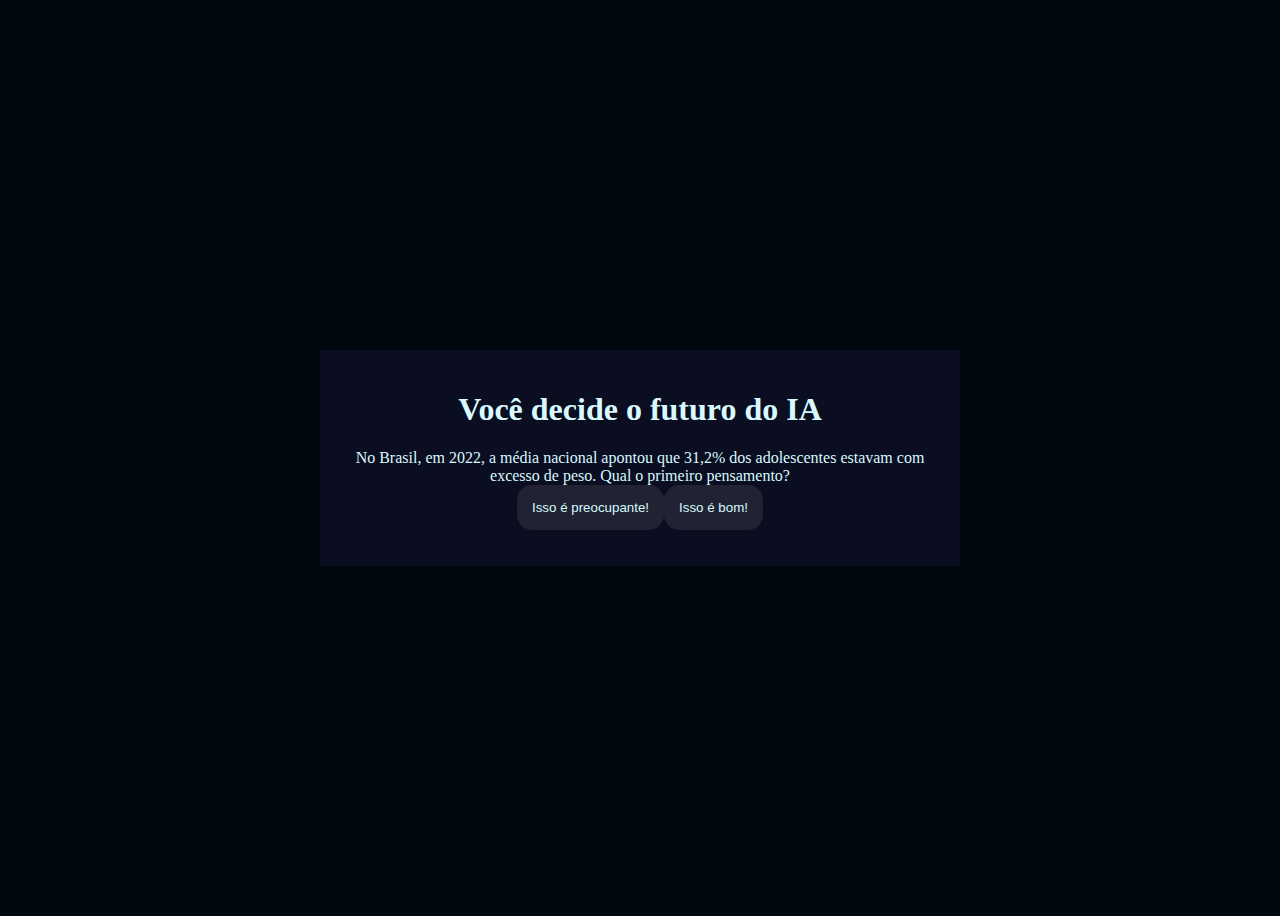
<file: index.html>
<!DOCTYPE html>
<html lang="pt-br">
<head>
    <meta charset="UTF-8">
    <meta name="viewport" content="width=device-width, initial-scale=1.0">
    <link rel="stylesheet" href="style.css">
    <title>Você decide o futuro da IA</title>
</head>
<body>
    <div class="caixa-principal">
        <h1>Você decide o futuro do IA</h1>
        <div class="caixa-perguntas">
            Você já sabe quais são as perguntas que irão nortear sua missão ?
        </div>
        <div class="caixa-alternativas">
            <button>Sim, eu já sei</button>
            <button>Não, estou ajustando algumas coisas</button>
        </div>
        <div class="caixa-resultado">
            <p class="texto-resultado">
                E o seu texto final, já está pronto?
            </p>
        </div>
    </div>
    <script src="script.js"></script>
</body>
</html>
</file>
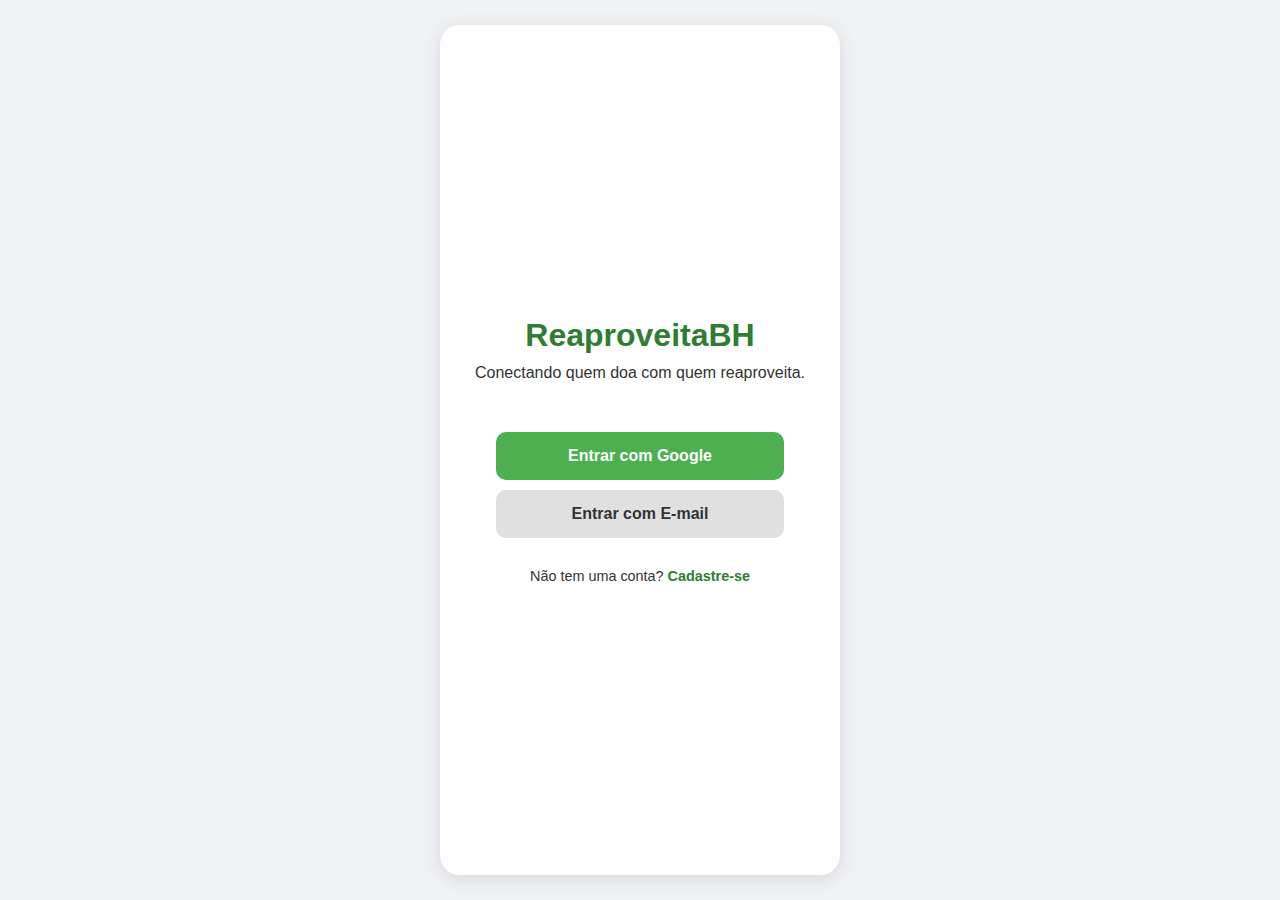
<file: site-doug/index.html>
<!DOCTYPE html>
<html lang="pt-BR">
<head>
    <meta charset="UTF-8">
    <meta name="viewport" content="width=device-width, initial-scale=1.0">
    <title>ReaproveitaBH - Login</title>
    <link rel="stylesheet" href="style.css">
</head>
<body>
    <div class="app-container">
        <main class="main-content login-content">
            <h1>ReaproveitaBH</h1>
            <p>Conectando quem doa com quem reaproveita.</p>
            <div style="width: 80%; margin-top: 40px;">
                <a href="mapa.html" class="btn btn-primary">Entrar com Google</a>
                <a href="mapa.html" class="btn btn-secondary">Entrar com E-mail</a>
            </div>
            <p class="login-link" style="margin-top: 30px;">
                Não tem uma conta? <a href="cadastro.html">Cadastre-se</a>
            </p>
            </main>
    </div>
</body>
</html>
</file>
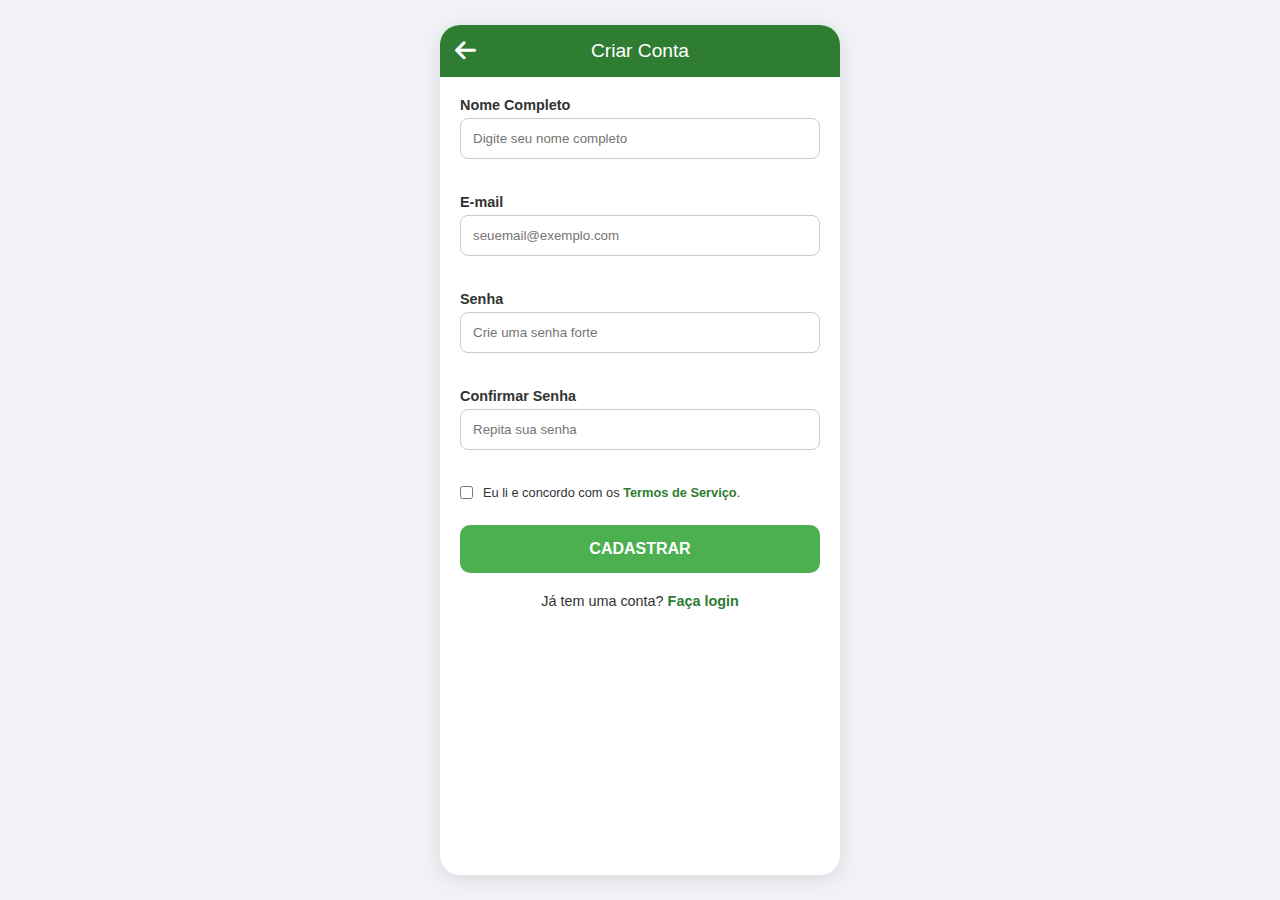
<file: site-doug/cadastro.html>
<!DOCTYPE html>
<html lang="pt-BR">
<head>
    <meta charset="UTF-8">
    <meta name="viewport" content="width=device-width, initial-scale=1.0">
    <title>ReaproveitaBH - Cadastro</title>
    <link rel="stylesheet" href="style.css">
    <link rel="stylesheet" href="https://cdnjs.cloudflare.com/ajax/libs/font-awesome/6.0.0-beta3/css/all.min.css">
</head>
<body>
    <div class="app-container">
        <header class="header">
            <a href="index.html" class="back-arrow"><i class="fas fa-arrow-left"></i></a>
            Criar Conta
        </header>

        <main class="main-content">
            <form action="mapa.html" method="get">
                <div class="form-group">
                    <label for="nome">Nome Completo</label>
                    <input type="text" id="nome" class="input-field" placeholder="Digite seu nome completo">
                </div>
                <div class="form-group">
                    <label for="email">E-mail</label>
                    <input type="email" id="email" class="input-field" placeholder="seuemail@exemplo.com">
                </div>
                <div class="form-group">
                    <label for="senha">Senha</label>
                    <input type="password" id="senha" class="input-field" placeholder="Crie uma senha forte">
                </div>
                <div class="form-group">
                    <label for="confirma-senha">Confirmar Senha</label>
                    <input type="password" id="confirma-senha" class="input-field" placeholder="Repita sua senha">
                </div>

                <div class="terms-group">
                    <input type="checkbox" id="terms">
                    <label for="terms">Eu li e concordo com os <a href="#">Termos de Serviço</a>.</label>
                </div>
                
                <a href="mapa.html" class="btn btn-primary">CADASTRAR</a>
            </form>
            
            <p class="login-link">
                Já tem uma conta? <a href="index.html">Faça login</a>
            </p>
        </main>
    </div>
</body>
</html>
</file>
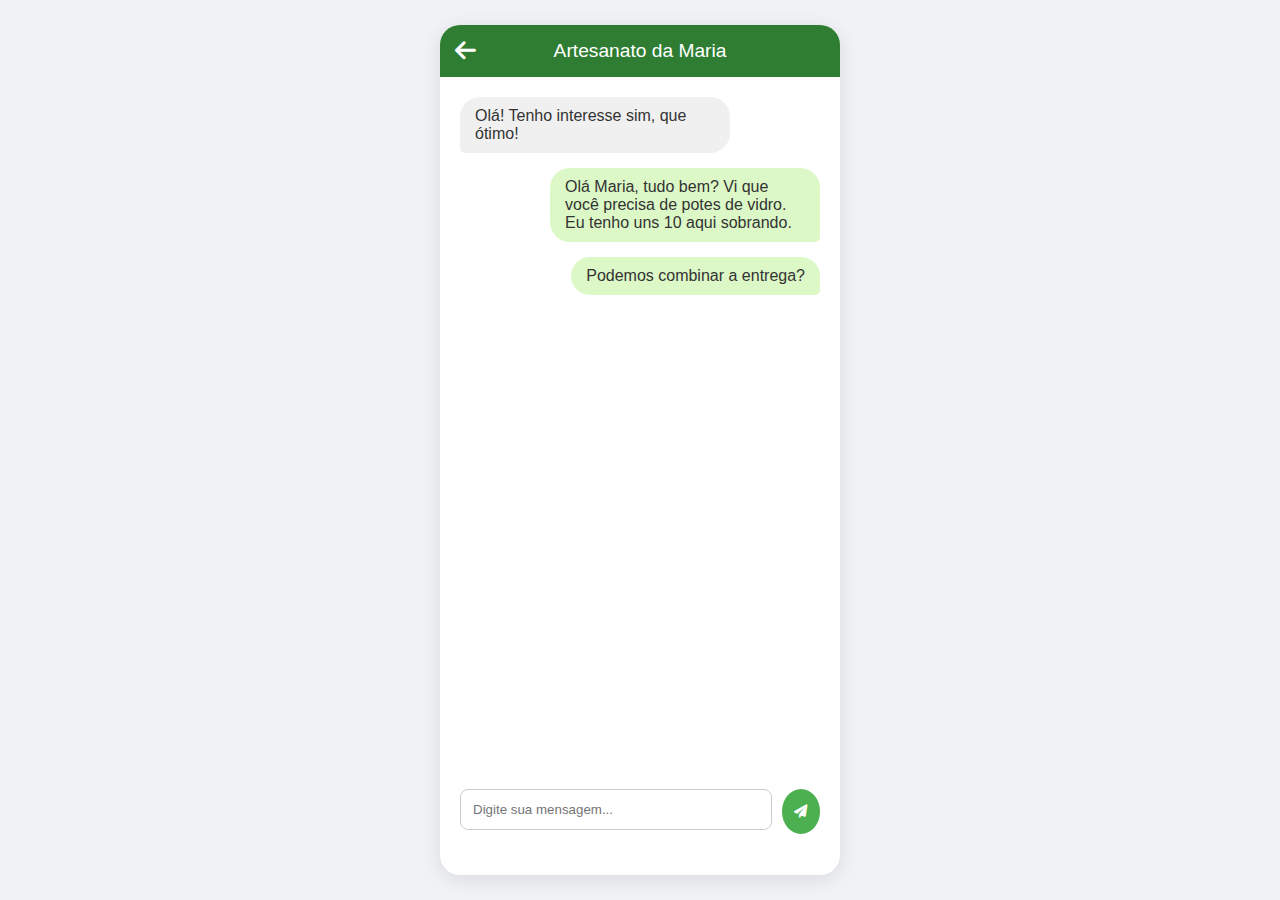
<file: site-doug/chat.html>
<!DOCTYPE html>
<html lang="pt-BR">
<head>
    <meta charset="UTF-8">
    <meta name="viewport" content="width=device-width, initial-scale=1.0">
    <title>ReaproveitaBH - Chat</title>
    <link rel="stylesheet" href="style.css">
    <link rel="stylesheet" href="https://cdnjs.cloudflare.com/ajax/libs/font-awesome/6.0.0-beta3/css/all.min.css">
</head>
<body>
    <div class="app-container">
        <header class="header">
            <a href="perfil-usuario.html" class="back-arrow"><i class="fas fa-arrow-left"></i></a>
            Artesanato da Maria
        </header>

        <main class="main-content" style="display: flex; flex-direction: column;">
            <div class="chat-window">
                <div class="chat-bubble other-user">
                    Olá! Tenho interesse sim, que ótimo!
                </div>
                <div class="chat-bubble current-user">
                    Olá Maria, tudo bem? Vi que você precisa de potes de vidro. Eu tenho uns 10 aqui sobrando.
                </div>
                <div class="chat-bubble current-user">
                    Podemos combinar a entrega?
                </div>
            </div>

            <div class="chat-input">
                <input type="text" class="input-field" placeholder="Digite sua mensagem...">
                <button><i class="fas fa-paper-plane"></i></button>
            </div>
        </main>
    </div>
</body>
</html>
</file>
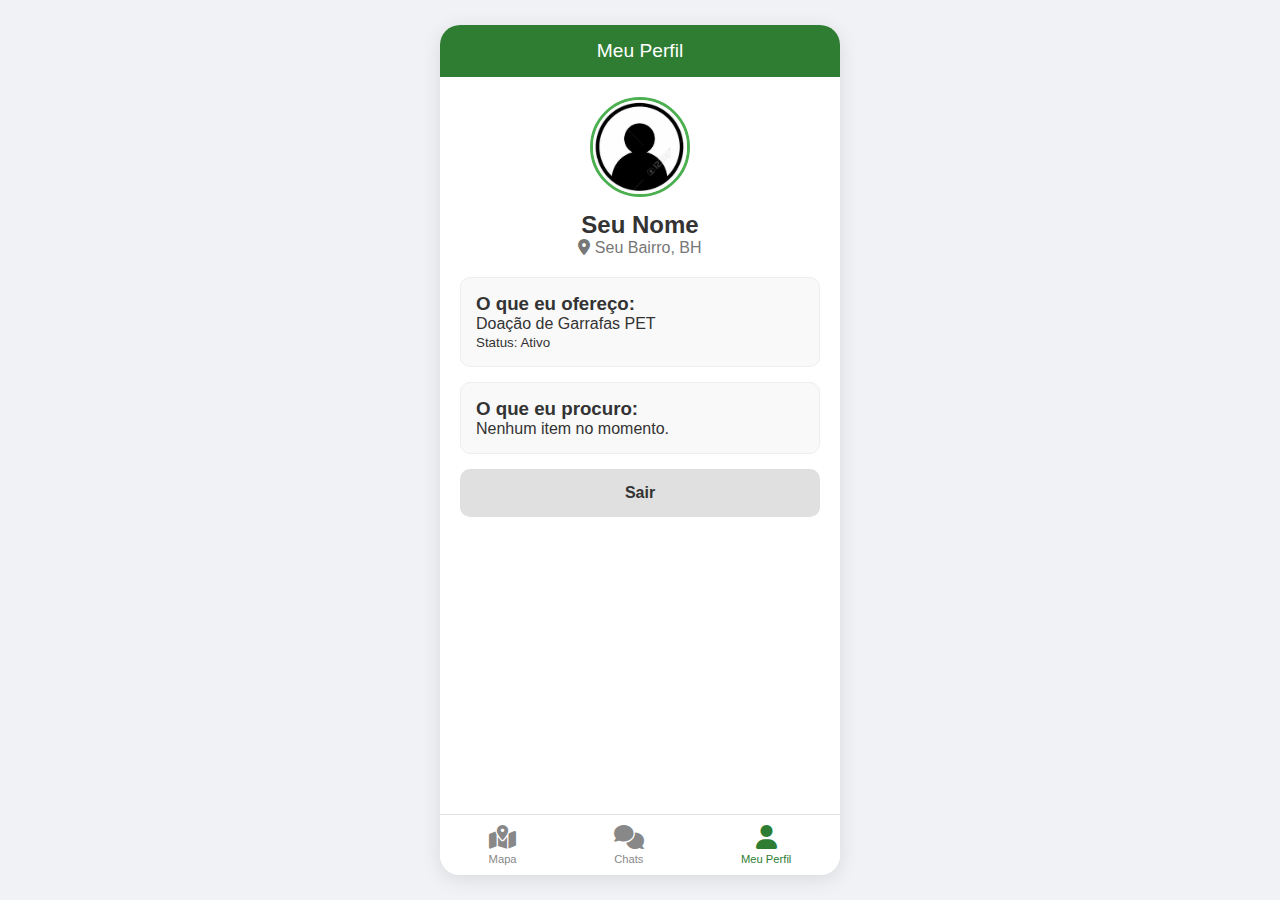
<file: site-doug/meu-perfil.html>
<!DOCTYPE html>
<html lang="pt-BR">
<head>
    <meta charset="UTF-8">
    <meta name="viewport" content="width=device-width, initial-scale=1.0">
    <title>ReaproveitaBH - Meu Perfil</title>
    <link rel="stylesheet" href="style.css">
    <link rel="stylesheet" href="https://cdnjs.cloudflare.com/ajax/libs/font-awesome/6.0.0-beta3/css/all.min.css">
</head>
<body>
    <div class="app-container">
        <header class="header">
            Meu Perfil
        </header>

        <main class="main-content">
            <div class="profile-header">
                <img src="./assets/icone-usuario.jpg" alt="Sua Foto">
                <h2>Seu Nome</h2>
                <p><i class="fas fa-map-marker-alt"></i> Seu Bairro, BH</p>
            </div>

            <div class="card">
                <h3>O que eu ofereço:</h3>
                <p>Doação de Garrafas PET</p>
                <small>Status: Ativo</small>
            </div>
            
            <div class="card">
                <h3>O que eu procuro:</h3>
                <p>Nenhum item no momento.</p>
            </div>

            <a href="index.html" class="btn btn-secondary">Sair</a>
        </main>

        <nav class="bottom-nav">
            <a href="mapa.html" class="nav-item">
                <i class="fas fa-map-marked-alt"></i>
                Mapa
            </a>
            <a href="chat.html" class="nav-item">
                <i class="fas fa-comments"></i>
                Chats
            </a>
            <a href="meu-perfil.html" class="nav-item active">
                <i class="fas fa-user"></i>
                Meu Perfil
            </a>
        </nav>
    </div>
</body>
</html>
</file>
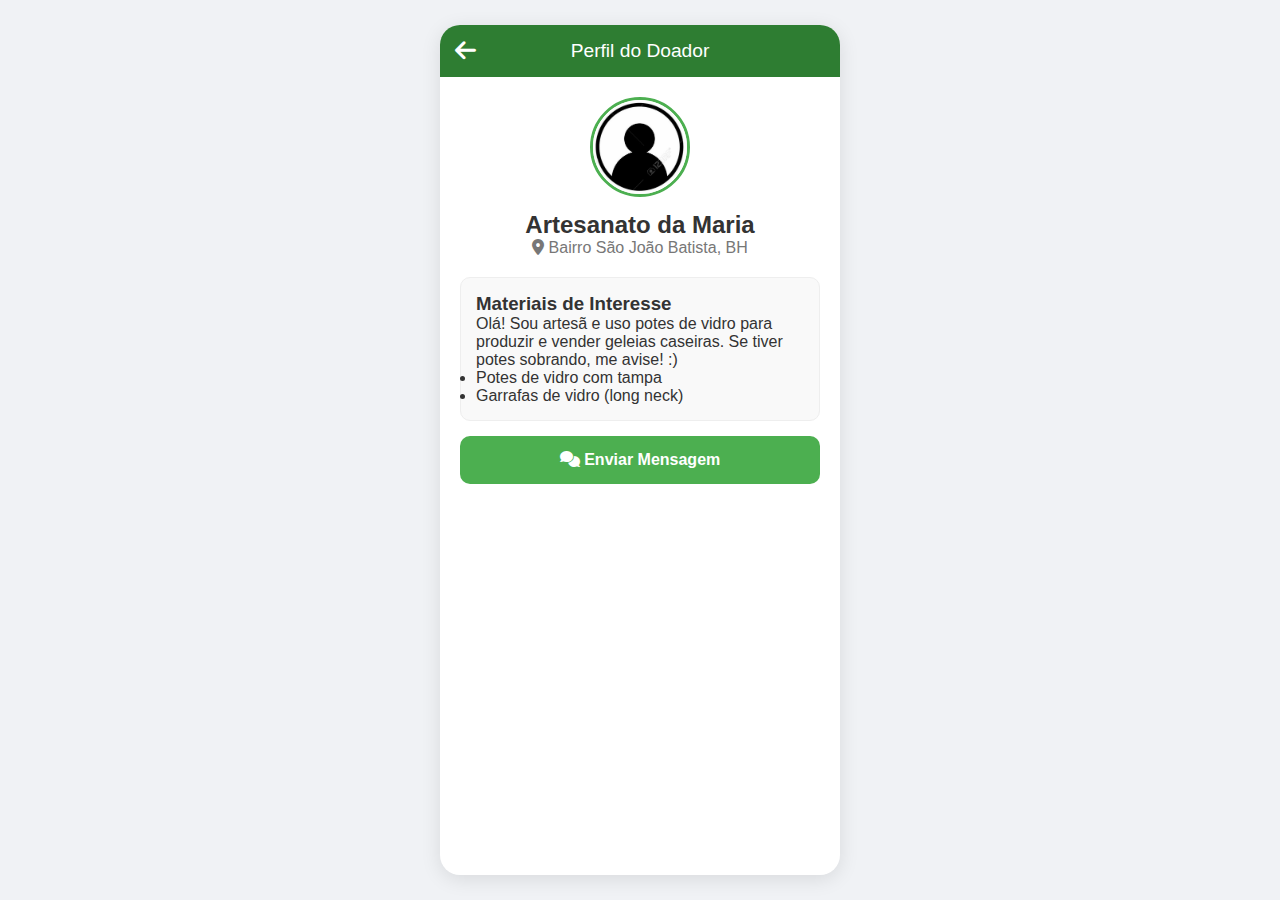
<file: site-doug/perfil-usuario.html>
<!DOCTYPE html>
<html lang="pt-BR">
<head>
    <meta charset="UTF-8">
    <meta name="viewport" content="width=device-width, initial-scale=1.0">
    <title>ReaproveitaBH - Perfil</title>
    <link rel="stylesheet" href="style.css">
    <link rel="stylesheet" href="https://cdnjs.cloudflare.com/ajax/libs/font-awesome/6.0.0-beta3/css/all.min.css">
</head>
<body>
    <div class="app-container">
        <header class="header">
            <a href="mapa.html" class="back-arrow"><i class="fas fa-arrow-left"></i></a>
            Perfil do Doador
        </header>

        <main class="main-content">
            <div class="profile-header">
                <img src="./assets/icone-usuario.jpg" alt="Foto da usuária">
                <h2>Artesanato da Maria</h2>
                <p><i class="fas fa-map-marker-alt"></i> Bairro São João Batista, BH</p>
            </div>
            
            <div class="card">
                <h3>Materiais de Interesse</h3>
                <p>Olá! Sou artesã e uso potes de vidro para produzir e vender geleias caseiras. Se tiver potes sobrando, me avise! :)</p>
                <ul>
                    <li>Potes de vidro com tampa</li>
                    <li>Garrafas de vidro (long neck)</li>
                </ul>
            </div>

            <a href="chat.html" class="btn btn-primary"><i class="fas fa-comments"></i> Enviar Mensagem</a>
        </main>
        
        </div>
</body>
</html>
</file>
<file: style.css>
@import url('https://fonts.googleapis.com/css2?family=Poppins:ital,wght@0,100;0,200;0,300;0,400;0,500;0,600;0,700;0,800;0,900;1,100;1,200;1,300;1,400;1,500;1,600;1,700;1,800;1,900&family=Roboto:ital,wght@0,100;0,300;0,400;0,500;0,700;0,900;1,100;1,300;1,400;1,500;1,700;1,900&display=swap');
:root{
    --cor-fundo: #01080E;
    --cor-principal: #0B0D20 ;
    --cor-secundaria: #212333;
    --cor-destaque: #2BDEFD;
    --cor-texto: #D7F9FF;
}

body{
    background-color: var(--cor-fundo);
    color: var(--cor-texto);
    display: flex;
    justify-content: center;
    align-items: center;
    min-height: 100vh;
    
}

.caixa-principal{
    background-color: var(--cor-principal);
    width: 90%;
    max-width: 600px;
    text-align: center;
    padding: 20px;
}

button {
    background-color: var(--cor-secundaria);
    color: var(--cor-texto);
    border: none;
    border-radius: 15px;
    padding: 15px;
    transition: background-color 0.3s;
    cursor: pointer;
}

button:hover {
    background-color: var(--cor-destaque);
    color: var(--cor-principal);
}
</file>
<file: site-doug/style.css>
* {
    margin: 0;
    padding: 0;
    box-sizing: border-box;
}

body {
    font-family: -apple-system, BlinkMacSystemFont, 'Segoe UI', Roboto, 'Helvetica Neue', Arial, sans-serif;
    background-color: #f0f2f5;
    display: flex;
    justify-content: center;
    align-items: center;
    min-height: 100vh;
    color: #333;
}

.app-container {
    width: 100%;
    max-width: 400px;
    height: 850px;
    background-color: #ffffff;
    border-radius: 20px;
    box-shadow: 0 4px 20px rgba(0, 0, 0, 0.1);
    display: flex;
    flex-direction: column;
    overflow: hidden;
}

.header, .bottom-nav {
    flex-shrink: 0;
}

.header {
    padding: 15px;
    background-color: #2E7D32; 
    color: white;
    text-align: center;
    font-size: 1.2rem;
    display: flex;
    align-items: center;
    justify-content: center;
    position: relative;
}

.header .back-arrow {
    position: absolute;
    left: 15px;
    color: white;
    font-size: 1.5rem;
    text-decoration: none;
}

.main-content {
    flex-grow: 1;
    overflow-y: auto; 
    padding: 20px;
}

.bottom-nav {
    display: flex;
    justify-content: space-around;
    padding: 10px 0;
    border-top: 1px solid #e0e0e0;
    background-color: #fff;
}

.nav-item {
    display: flex;
    flex-direction: column;
    align-items: center;
    color: #888;
    text-decoration: none;
    font-size: 0.7rem;
}

.nav-item i {
    font-size: 1.5rem;
    margin-bottom: 4px;
}

.nav-item.active {
    color: #2E7D32; 
}

.btn {
    display: block;
    width: 100%;
    padding: 15px;
    border-radius: 10px;
    border: none;
    font-size: 1rem;
    font-weight: bold;
    text-align: center;
    text-decoration: none;
    margin-top: 10px;
    cursor: pointer;
}

.btn-primary {
    background-color: #4CAF50; 
    color: white;
}

.btn-secondary {
    background-color: #e0e0e0;
    color: #333;
}

.input-field {
    width: 100%;
    padding: 12px;
    border: 1px solid #ccc;
    border-radius: 8px;
    margin-bottom: 15px;
}

.card {
    background: #f9f9f9;
    border: 1px solid #eee;
    border-radius: 10px;
    padding: 15px;
    margin-bottom: 15px;
}

.login-content {
    display: flex;
    flex-direction: column;
    justify-content: center;
    align-items: center;
    height: 100%;
    text-align: center;
}

.login-content h1 {
    color: #2E7D32;
    margin-bottom: 10px;
}


.map-container {
    position: relative; 
    width: 100%;
    height: 100%;
}

.map-container img {
    width: 100%;
    height: 100%;
    object-fit: cover; 
    border-radius: 10px;
}

.map-pin {
    position: absolute; 
    color: #D32F2F; 
    font-size: 2rem;
    transform: translate(-50%, -100%); 
    text-shadow: 1px 1px 2px rgba(0,0,0,0.5); 
}

.map-pin.pin1 { top: 30%; left: 50%; }
.map-pin.pin2 { top: 60%; left: 70%; }
.map-pin.pin3 { top: 55%; left: 25%; }

.profile-header {
    text-align: center;
    margin-bottom: 20px;
}
.profile-header img {
    width: 100px;
    height: 100px;
    border-radius: 50%;
    object-fit: cover;
    border: 3px solid #4CAF50;
}
.profile-header h2 { margin-top: 10px; }
.profile-header p { color: #777; }


.chat-window {
    display: flex;
    flex-direction: column;
    gap: 15px;
}
.chat-bubble {
    padding: 10px 15px;
    border-radius: 20px;
    max-width: 75%;
    word-wrap: break-word;
}
.other-user {
    background-color: #f0f0f0;
    align-self: flex-start;
    border-bottom-left-radius: 5px;
}
.current-user {
    background-color: #dcf8c6; 
    align-self: flex-end;
    border-bottom-right-radius: 5px;
}
.chat-input {
    display: flex;
    padding: 10px 0;
    margin-top: auto; 
}
.chat-input input { flex-grow: 1; }
.chat-input button {
    margin-left: 10px;
    border: none;
    background: #4CAF50;
    color: white;
    border-radius: 50%;
    width: 45px;
    height: 45px;
}

.form-group {
    margin-bottom: 20px;
}

.form-group label {
    display: block;
    margin-bottom: 5px;
    font-weight: bold;
    font-size: 0.9rem;
}

.terms-group {
    display: flex;
    align-items: center;
    margin-bottom: 25px;
    font-size: 0.8rem;
}

.terms-group input[type="checkbox"] {
    margin-right: 10px;
}

.terms-group a {
    color: #2E7D32;
    text-decoration: none;
    font-weight: bold;
}

.login-link {
    text-align: center;
    margin-top: 20px;
    font-size: 0.9rem;
}

.login-link a {
    color: #2E7D32;
    text-decoration: none;
    font-weight: bold;
}
</file>
